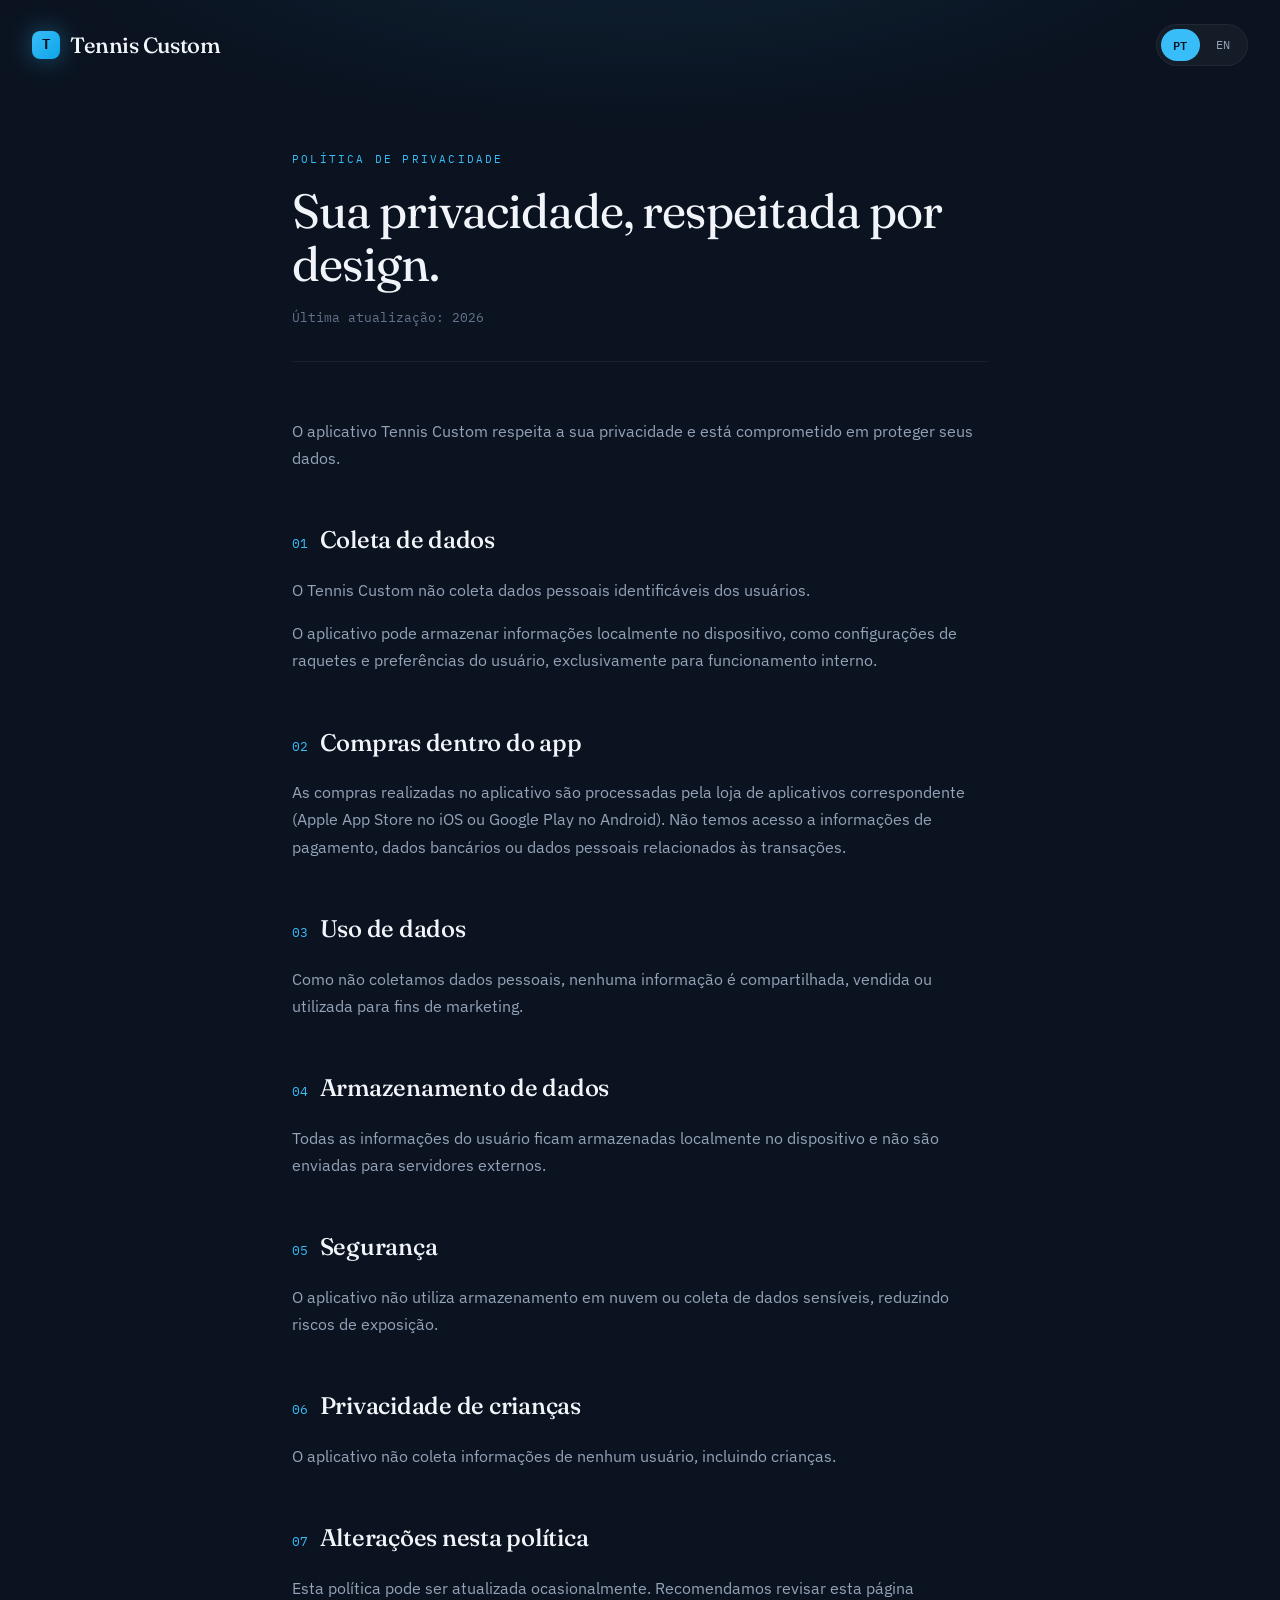
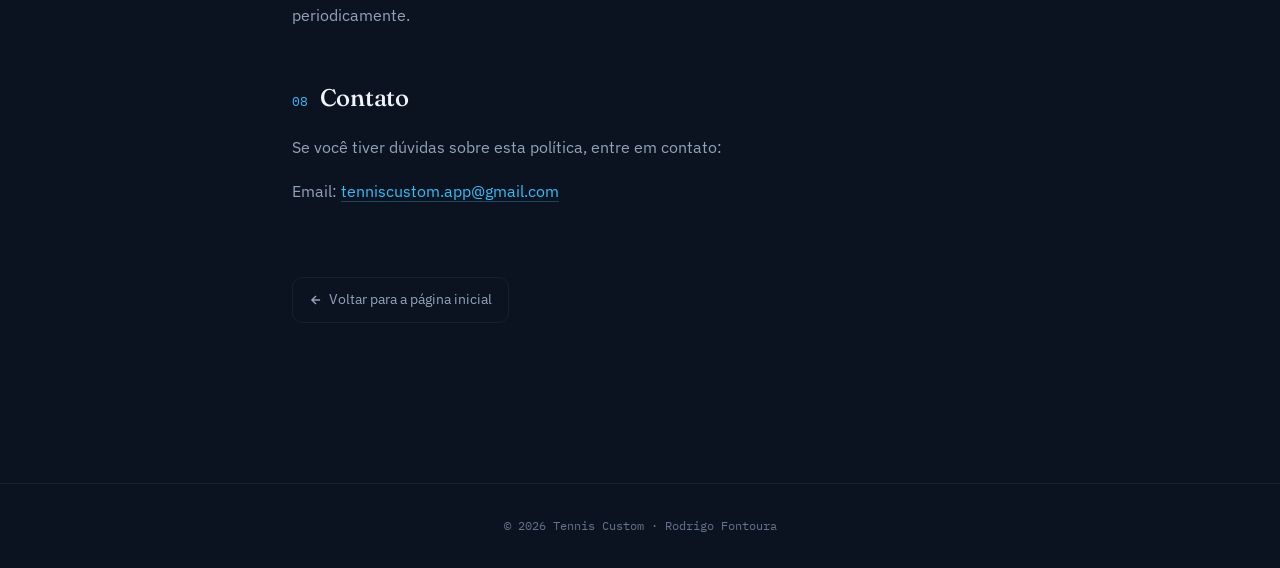
<file: privacidade.html>
<!DOCTYPE html>
<html lang="pt-BR">
<head>
<meta name="facebook-domain-verification" content="50o7p1eg8yxuvm836azrbsma2uilfc" />
<!-- Meta Pixel Code -->
<script>
!function(f,b,e,v,n,t,s)
{if(f.fbq)return;n=f.fbq=function(){n.callMethod?
n.callMethod.apply(n,arguments):n.queue.push(arguments)};
if(!f._fbq)f._fbq=n;n.push=n;n.loaded=!0;n.version='2.0';
n.queue=[];t=b.createElement(e);t.async=!0;
t.src=v;s=b.getElementsByTagName(e)[0];
s.parentNode.insertBefore(t,s)}(window, document,'script',
'https://connect.facebook.net/en_US/fbevents.js');
fbq('init', '211037735925160');
fbq('track', 'PageView');
</script>
<noscript><img height="1" width="1" style="display:none"
src="https://www.facebook.com/tr?id=211037735925160&ev=PageView&noscript=1"/></noscript>
<!-- End Meta Pixel Code -->
<meta charset="UTF-8" />
<meta name="viewport" content="width=device-width, initial-scale=1.0" />
<title>Política de Privacidade — Tennis Custom</title>
<meta name="description" content="Política de privacidade do Tennis Custom. O app não coleta dados pessoais." />
<meta name="theme-color" content="#0B1320" />
<meta name="apple-itunes-app" content="app-id=6761192994" />
<link rel="canonical" href="https://tenniscustom.app/privacidade.html" />
<link rel="icon" type="image/svg+xml" href="./favicon.svg" />
<link rel="apple-touch-icon" href="./favicon.svg" />
<link rel="alternate" hreflang="pt-BR" href="https://tenniscustom.app/privacidade.html" />
<link rel="alternate" hreflang="en" href="https://tenniscustom.app/privacy.html" />
<link rel="preconnect" href="https://fonts.googleapis.com" />
<link rel="preconnect" href="https://fonts.gstatic.com" crossorigin />
<link href="https://fonts.googleapis.com/css2?family=Fraunces:ital,wght@0,400;0,500;1,400&family=IBM+Plex+Sans:wght@400;500;600&family=IBM+Plex+Mono:wght@400&display=swap" rel="stylesheet" />
<link rel="stylesheet" href="./legal.css" />
</head>
<body>

<header>
  <a href="./index.html" class="logo">
    <span class="logo-mark">T</span>
    Tennis Custom
  </a>
  <div class="lang-switch">
    <a href="./privacidade.html" class="active">PT</a>
    <a href="./privacy.html">EN</a>
  </div>
</header>

<main>
  <div class="page-header">
    <div class="tag">Política de Privacidade</div>
    <h1>Sua privacidade, respeitada por design.</h1>
    <div class="updated">Última atualização: 2026</div>
  </div>

  <article>
    <p>O aplicativo Tennis Custom respeita a sua privacidade e está comprometido em proteger seus dados.</p>

    <h2><span class="num">01</span>Coleta de dados</h2>
    <p>O Tennis Custom não coleta dados pessoais identificáveis dos usuários.</p>
    <p>O aplicativo pode armazenar informações localmente no dispositivo, como configurações de raquetes e preferências do usuário, exclusivamente para funcionamento interno.</p>

    <h2><span class="num">02</span>Compras dentro do app</h2>
    <p>As compras realizadas no aplicativo são processadas pela loja de aplicativos correspondente (Apple App Store no iOS ou Google Play no Android). Não temos acesso a informações de pagamento, dados bancários ou dados pessoais relacionados às transações.</p>

    <h2><span class="num">03</span>Uso de dados</h2>
    <p>Como não coletamos dados pessoais, nenhuma informação é compartilhada, vendida ou utilizada para fins de marketing.</p>

    <h2><span class="num">04</span>Armazenamento de dados</h2>
    <p>Todas as informações do usuário ficam armazenadas localmente no dispositivo e não são enviadas para servidores externos.</p>

    <h2><span class="num">05</span>Segurança</h2>
    <p>O aplicativo não utiliza armazenamento em nuvem ou coleta de dados sensíveis, reduzindo riscos de exposição.</p>

    <h2><span class="num">06</span>Privacidade de crianças</h2>
    <p>O aplicativo não coleta informações de nenhum usuário, incluindo crianças.</p>

    <h2><span class="num">07</span>Alterações nesta política</h2>
    <p>Esta política pode ser atualizada ocasionalmente. Recomendamos revisar esta página periodicamente.</p>

    <h2><span class="num">08</span>Contato</h2>
    <p>Se você tiver dúvidas sobre esta política, entre em contato:</p>
    <p>Email: <a href="mailto:tenniscustom.app@gmail.com">tenniscustom.app@gmail.com</a></p>
  </article>

  <a href="./index.html" class="back-link">
    <svg width="14" height="14" viewBox="0 0 24 24" fill="none" stroke="currentColor" stroke-width="2.5"><path d="M19 12H5m7 7l-7-7 7-7"/></svg>
    Voltar para a página inicial
  </a>
</main>

<footer>
  © 2026 Tennis Custom · Rodrigo Fontoura
</footer>

</body>
</html>
</file>
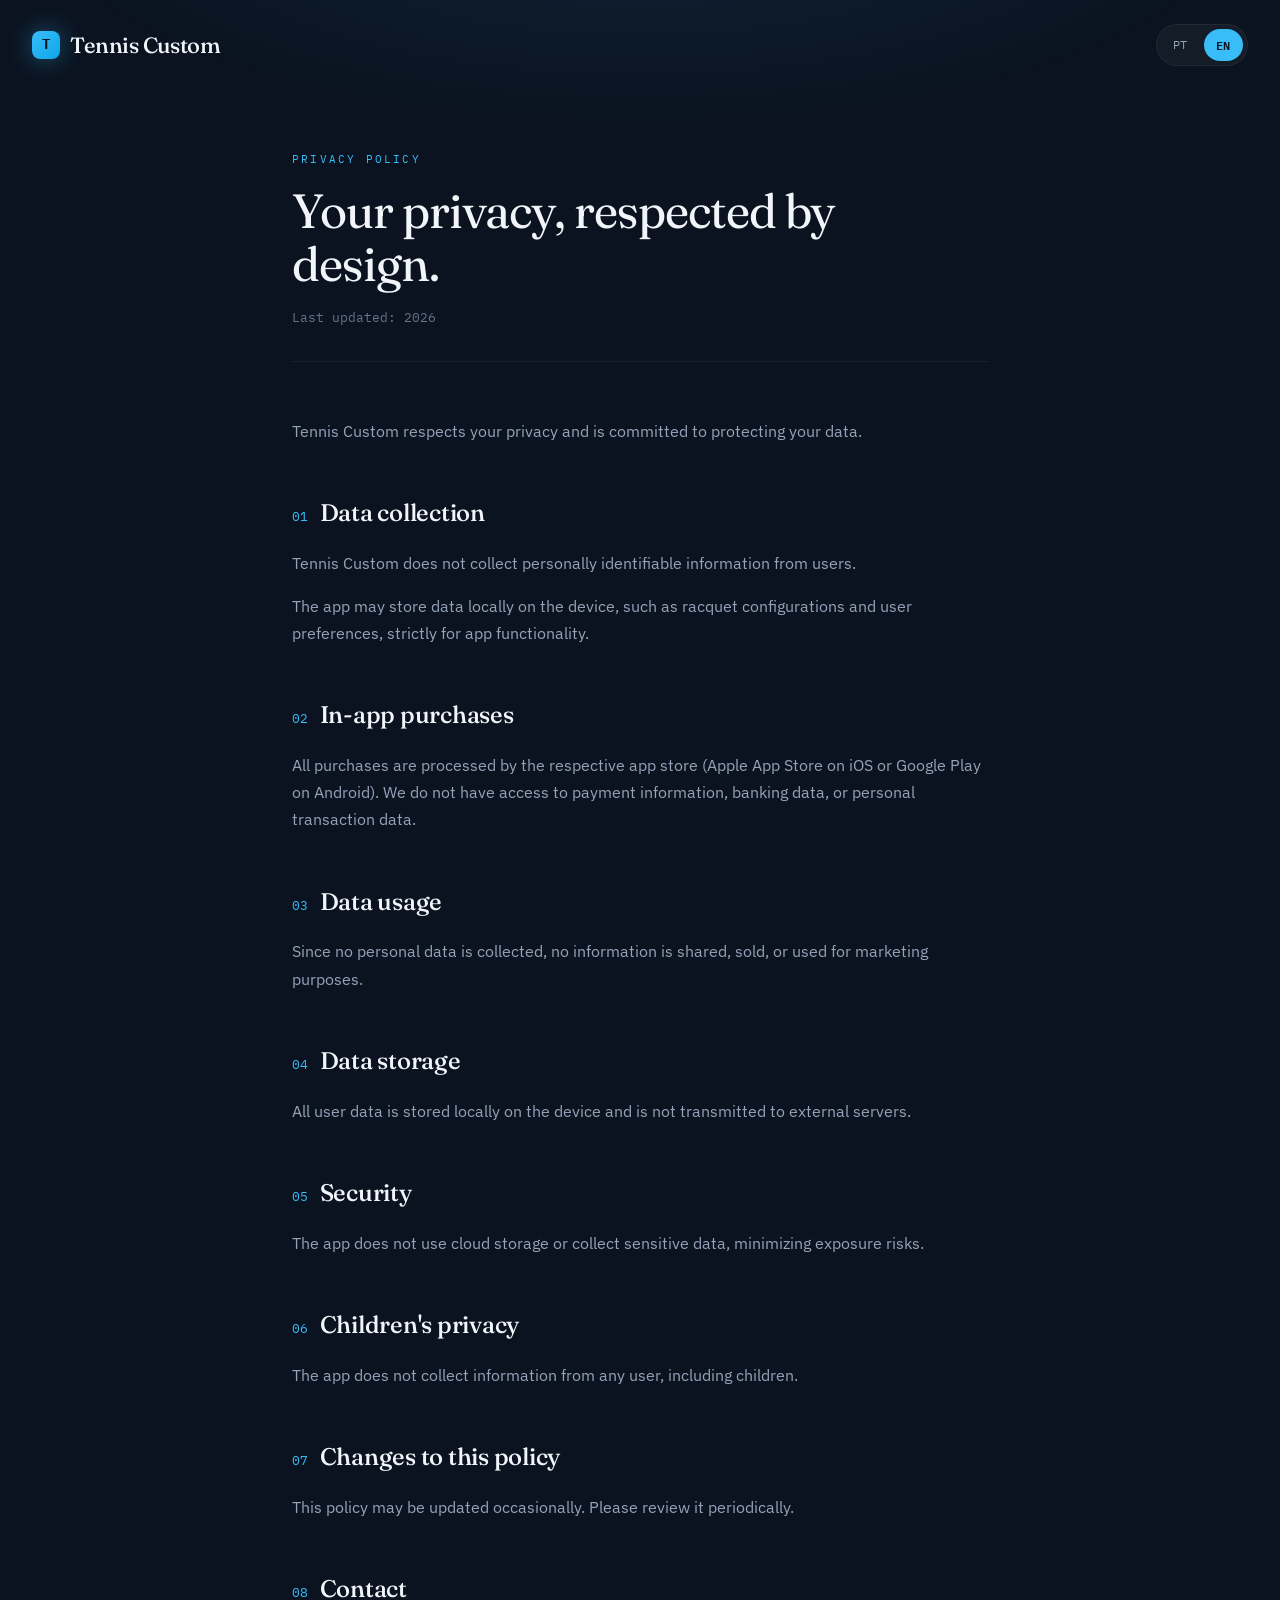
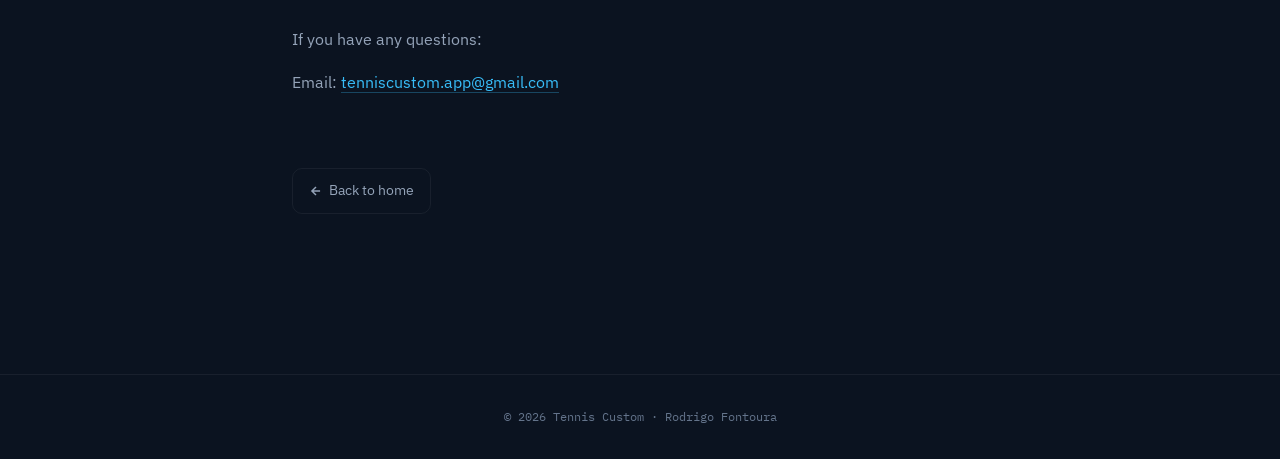
<file: privacy.html>
<!DOCTYPE html>
<html lang="en">
<head>
<meta name="facebook-domain-verification" content="50o7p1eg8yxuvm836azrbsma2uilfc" />
<!-- Meta Pixel Code -->
<script>
!function(f,b,e,v,n,t,s)
{if(f.fbq)return;n=f.fbq=function(){n.callMethod?
n.callMethod.apply(n,arguments):n.queue.push(arguments)};
if(!f._fbq)f._fbq=n;n.push=n;n.loaded=!0;n.version='2.0';
n.queue=[];t=b.createElement(e);t.async=!0;
t.src=v;s=b.getElementsByTagName(e)[0];
s.parentNode.insertBefore(t,s)}(window, document,'script',
'https://connect.facebook.net/en_US/fbevents.js');
fbq('init', '211037735925160');
fbq('track', 'PageView');
</script>
<noscript><img height="1" width="1" style="display:none"
src="https://www.facebook.com/tr?id=211037735925160&ev=PageView&noscript=1"/></noscript>
<!-- End Meta Pixel Code -->
<meta charset="UTF-8" />
<meta name="viewport" content="width=device-width, initial-scale=1.0" />
<title>Privacy Policy — Tennis Custom</title>
<meta name="description" content="Tennis Custom privacy policy. The app does not collect personal data." />
<meta name="theme-color" content="#0B1320" />
<meta name="apple-itunes-app" content="app-id=6761192994" />
<link rel="canonical" href="https://tenniscustom.app/privacy.html" />
<link rel="icon" type="image/svg+xml" href="./favicon.svg" />
<link rel="apple-touch-icon" href="./favicon.svg" />
<link rel="alternate" hreflang="pt-BR" href="https://tenniscustom.app/privacidade.html" />
<link rel="alternate" hreflang="en" href="https://tenniscustom.app/privacy.html" />
<link rel="preconnect" href="https://fonts.googleapis.com" />
<link rel="preconnect" href="https://fonts.gstatic.com" crossorigin />
<link href="https://fonts.googleapis.com/css2?family=Fraunces:ital,wght@0,400;0,500;1,400&family=IBM+Plex+Sans:wght@400;500;600&family=IBM+Plex+Mono:wght@400&display=swap" rel="stylesheet" />
<link rel="stylesheet" href="./legal.css" />
</head>
<body>

<header>
  <a href="./en/index.html" class="logo">
    <span class="logo-mark">T</span>
    Tennis Custom
  </a>
  <div class="lang-switch">
    <a href="./privacidade.html">PT</a>
    <a href="./privacy.html" class="active">EN</a>
  </div>
</header>

<main>
  <div class="page-header">
    <div class="tag">Privacy Policy</div>
    <h1>Your privacy, respected by design.</h1>
    <div class="updated">Last updated: 2026</div>
  </div>

  <article>
    <p>Tennis Custom respects your privacy and is committed to protecting your data.</p>

    <h2><span class="num">01</span>Data collection</h2>
    <p>Tennis Custom does not collect personally identifiable information from users.</p>
    <p>The app may store data locally on the device, such as racquet configurations and user preferences, strictly for app functionality.</p>

    <h2><span class="num">02</span>In-app purchases</h2>
    <p>All purchases are processed by the respective app store (Apple App Store on iOS or Google Play on Android). We do not have access to payment information, banking data, or personal transaction data.</p>

    <h2><span class="num">03</span>Data usage</h2>
    <p>Since no personal data is collected, no information is shared, sold, or used for marketing purposes.</p>

    <h2><span class="num">04</span>Data storage</h2>
    <p>All user data is stored locally on the device and is not transmitted to external servers.</p>

    <h2><span class="num">05</span>Security</h2>
    <p>The app does not use cloud storage or collect sensitive data, minimizing exposure risks.</p>

    <h2><span class="num">06</span>Children's privacy</h2>
    <p>The app does not collect information from any user, including children.</p>

    <h2><span class="num">07</span>Changes to this policy</h2>
    <p>This policy may be updated occasionally. Please review it periodically.</p>

    <h2><span class="num">08</span>Contact</h2>
    <p>If you have any questions:</p>
    <p>Email: <a href="mailto:tenniscustom.app@gmail.com">tenniscustom.app@gmail.com</a></p>
  </article>

  <a href="./en/index.html" class="back-link">
    <svg width="14" height="14" viewBox="0 0 24 24" fill="none" stroke="currentColor" stroke-width="2.5"><path d="M19 12H5m7 7l-7-7 7-7"/></svg>
    Back to home
  </a>
</main>

<footer>
  © 2026 Tennis Custom · Rodrigo Fontoura
</footer>

</body>
</html>
</file>
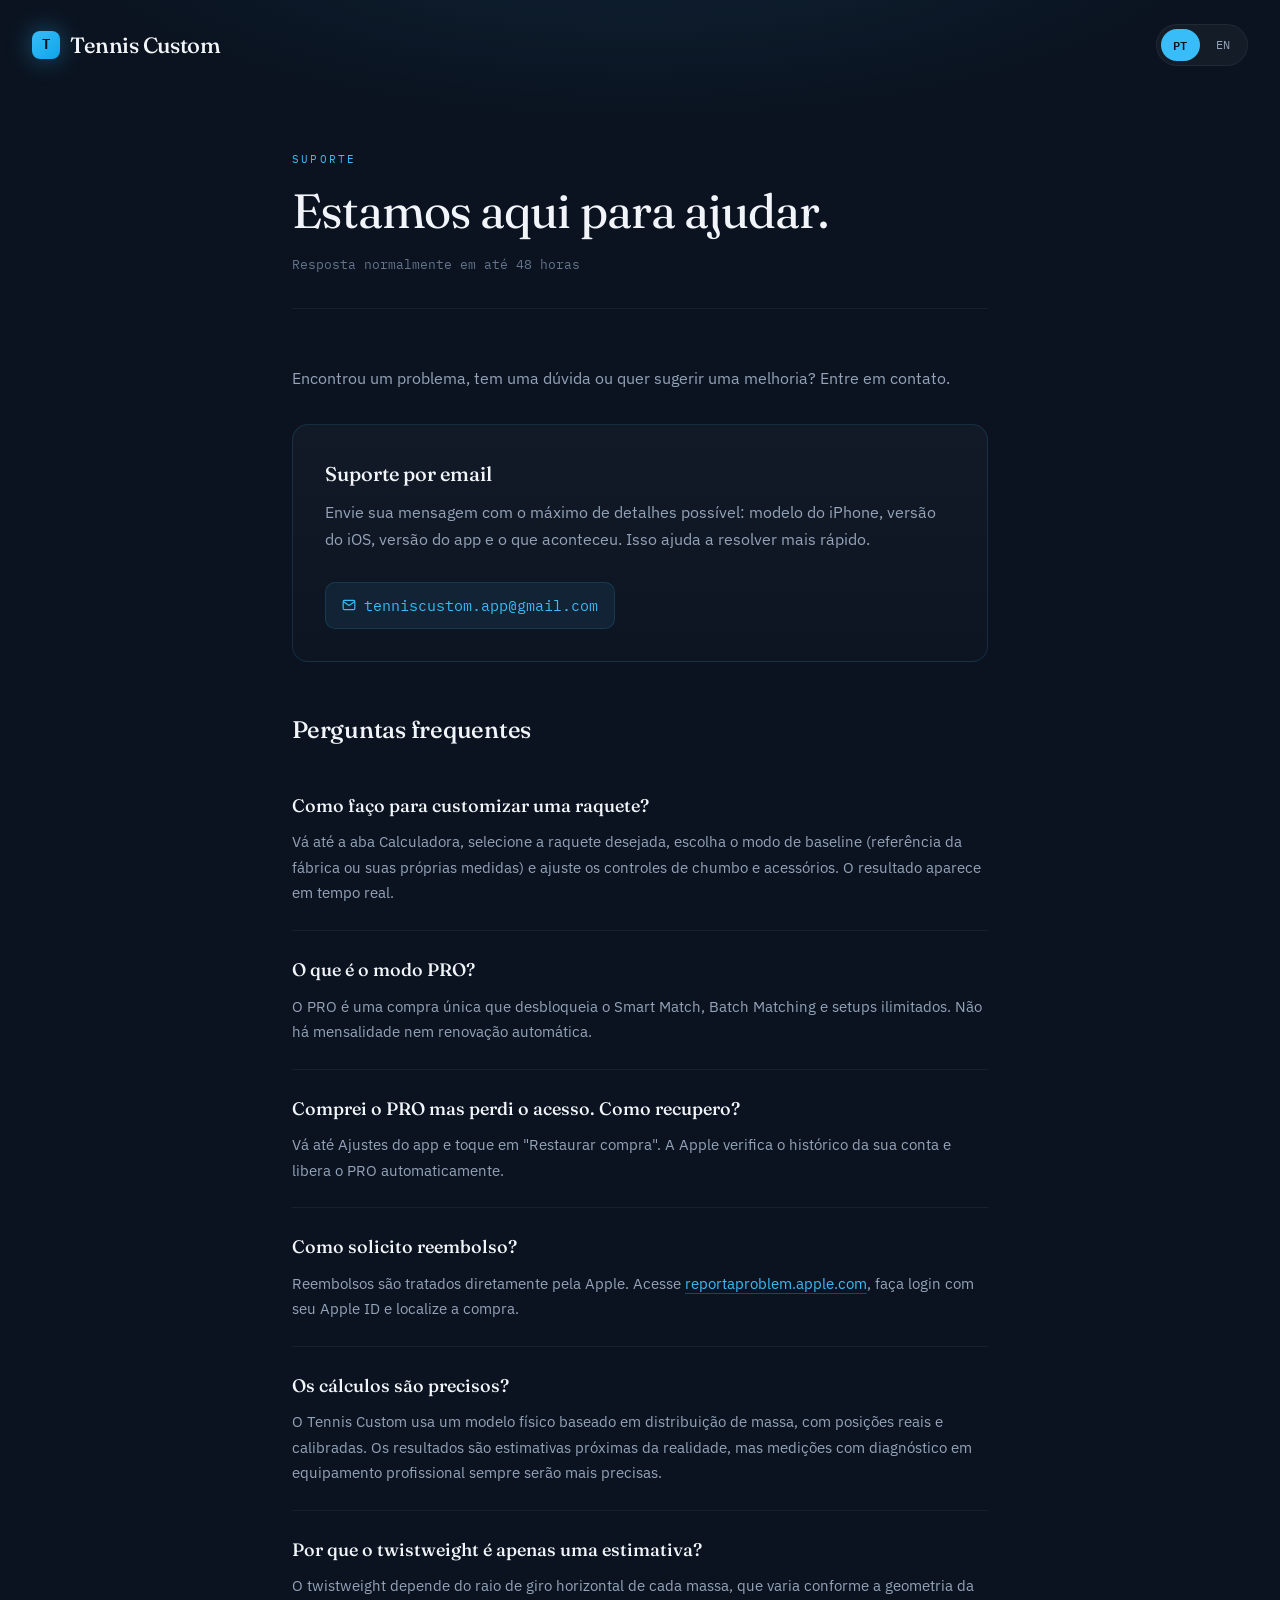
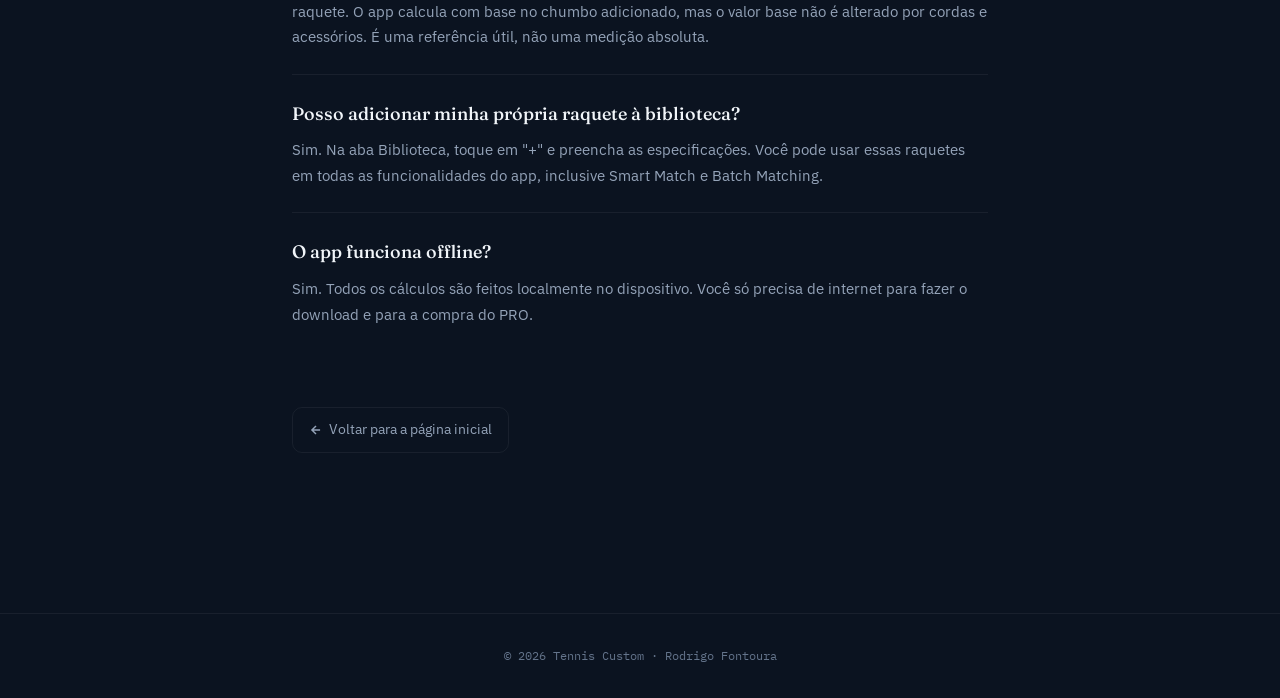
<file: suporte.html>
<!DOCTYPE html>
<html lang="pt-BR">
<head>
<meta name="facebook-domain-verification" content="50o7p1eg8yxuvm836azrbsma2uilfc" />
<!-- Meta Pixel Code -->
<script>
!function(f,b,e,v,n,t,s)
{if(f.fbq)return;n=f.fbq=function(){n.callMethod?
n.callMethod.apply(n,arguments):n.queue.push(arguments)};
if(!f._fbq)f._fbq=n;n.push=n;n.loaded=!0;n.version='2.0';
n.queue=[];t=b.createElement(e);t.async=!0;
t.src=v;s=b.getElementsByTagName(e)[0];
s.parentNode.insertBefore(t,s)}(window, document,'script',
'https://connect.facebook.net/en_US/fbevents.js');
fbq('init', '211037735925160');
fbq('track', 'PageView');
</script>
<noscript><img height="1" width="1" style="display:none"
src="https://www.facebook.com/tr?id=211037735925160&ev=PageView&noscript=1"/></noscript>
<!-- End Meta Pixel Code -->
<meta charset="UTF-8" />
<meta name="viewport" content="width=device-width, initial-scale=1.0" />
<title>Suporte — Tennis Custom</title>
<meta name="description" content="Suporte ao usuário do Tennis Custom. Tire dúvidas, reporte problemas e envie sugestões." />
<meta name="theme-color" content="#0B1320" />
<meta name="apple-itunes-app" content="app-id=6761192994" />
<link rel="canonical" href="https://tenniscustom.app/suporte.html" />
<link rel="icon" type="image/svg+xml" href="./favicon.svg" />
<link rel="apple-touch-icon" href="./favicon.svg" />
<link rel="alternate" hreflang="pt-BR" href="https://tenniscustom.app/suporte.html" />
<link rel="alternate" hreflang="en" href="https://tenniscustom.app/support.html" />
<link rel="preconnect" href="https://fonts.googleapis.com" />
<link rel="preconnect" href="https://fonts.gstatic.com" crossorigin />
<link href="https://fonts.googleapis.com/css2?family=Fraunces:ital,wght@0,400;0,500;1,400&family=IBM+Plex+Sans:wght@400;500;600&family=IBM+Plex+Mono:wght@400&display=swap" rel="stylesheet" />
<link rel="stylesheet" href="./legal.css" />
</head>
<body>

<header>
  <a href="./index.html" class="logo">
    <span class="logo-mark">T</span>
    Tennis Custom
  </a>
  <div class="lang-switch">
    <a href="./suporte.html" class="active">PT</a>
    <a href="./support.html">EN</a>
  </div>
</header>

<main>
  <div class="page-header">
    <div class="tag">Suporte</div>
    <h1>Estamos aqui para ajudar.</h1>
    <div class="updated">Resposta normalmente em até 48 horas</div>
  </div>

  <article>
    <p>Encontrou um problema, tem uma dúvida ou quer sugerir uma melhoria? Entre em contato.</p>

    <div class="support-card">
      <h3>Suporte por email</h3>
      <p>Envie sua mensagem com o máximo de detalhes possível: modelo do iPhone, versão do iOS, versão do app e o que aconteceu. Isso ajuda a resolver mais rápido.</p>
      <a href="mailto:tenniscustom.app@gmail.com?subject=Suporte%20Tennis%20Custom" class="email">
        <svg width="14" height="14" viewBox="0 0 24 24" fill="none" stroke="currentColor" stroke-width="2"><path d="M4 4h16c1.1 0 2 .9 2 2v12c0 1.1-.9 2-2 2H4c-1.1 0-2-.9-2-2V6c0-1.1.9-2 2-2z"/><polyline points="22,6 12,13 2,6"/></svg>
        tenniscustom.app@gmail.com
      </a>
    </div>

    <h2>Perguntas frequentes</h2>

    <div class="faq-item">
      <h3>Como faço para customizar uma raquete?</h3>
      <p>Vá até a aba Calculadora, selecione a raquete desejada, escolha o modo de baseline (referência da fábrica ou suas próprias medidas) e ajuste os controles de chumbo e acessórios. O resultado aparece em tempo real.</p>
    </div>

    <div class="faq-item">
      <h3>O que é o modo PRO?</h3>
      <p>O PRO é uma compra única que desbloqueia o Smart Match, Batch Matching e setups ilimitados. Não há mensalidade nem renovação automática.</p>
    </div>

    <div class="faq-item">
      <h3>Comprei o PRO mas perdi o acesso. Como recupero?</h3>
      <p>Vá até Ajustes do app e toque em "Restaurar compra". A Apple verifica o histórico da sua conta e libera o PRO automaticamente.</p>
    </div>

    <div class="faq-item">
      <h3>Como solicito reembolso?</h3>
      <p>Reembolsos são tratados diretamente pela Apple. Acesse <a href="https://reportaproblem.apple.com" target="_blank" rel="noopener">reportaproblem.apple.com</a>, faça login com seu Apple ID e localize a compra.</p>
    </div>

    <div class="faq-item">
      <h3>Os cálculos são precisos?</h3>
      <p>O Tennis Custom usa um modelo físico baseado em distribuição de massa, com posições reais e calibradas. Os resultados são estimativas próximas da realidade, mas medições com diagnóstico em equipamento profissional sempre serão mais precisas.</p>
    </div>

    <div class="faq-item">
      <h3>Por que o twistweight é apenas uma estimativa?</h3>
      <p>O twistweight depende do raio de giro horizontal de cada massa, que varia conforme a geometria da raquete. O app calcula com base no chumbo adicionado, mas o valor base não é alterado por cordas e acessórios. É uma referência útil, não uma medição absoluta.</p>
    </div>

    <div class="faq-item">
      <h3>Posso adicionar minha própria raquete à biblioteca?</h3>
      <p>Sim. Na aba Biblioteca, toque em "+" e preencha as especificações. Você pode usar essas raquetes em todas as funcionalidades do app, inclusive Smart Match e Batch Matching.</p>
    </div>

    <div class="faq-item">
      <h3>O app funciona offline?</h3>
      <p>Sim. Todos os cálculos são feitos localmente no dispositivo. Você só precisa de internet para fazer o download e para a compra do PRO.</p>
    </div>
  </article>

  <a href="./index.html" class="back-link">
    <svg width="14" height="14" viewBox="0 0 24 24" fill="none" stroke="currentColor" stroke-width="2.5"><path d="M19 12H5m7 7l-7-7 7-7"/></svg>
    Voltar para a página inicial
  </a>
</main>

<footer>
  © 2026 Tennis Custom · Rodrigo Fontoura
</footer>

</body>
</html>
</file>
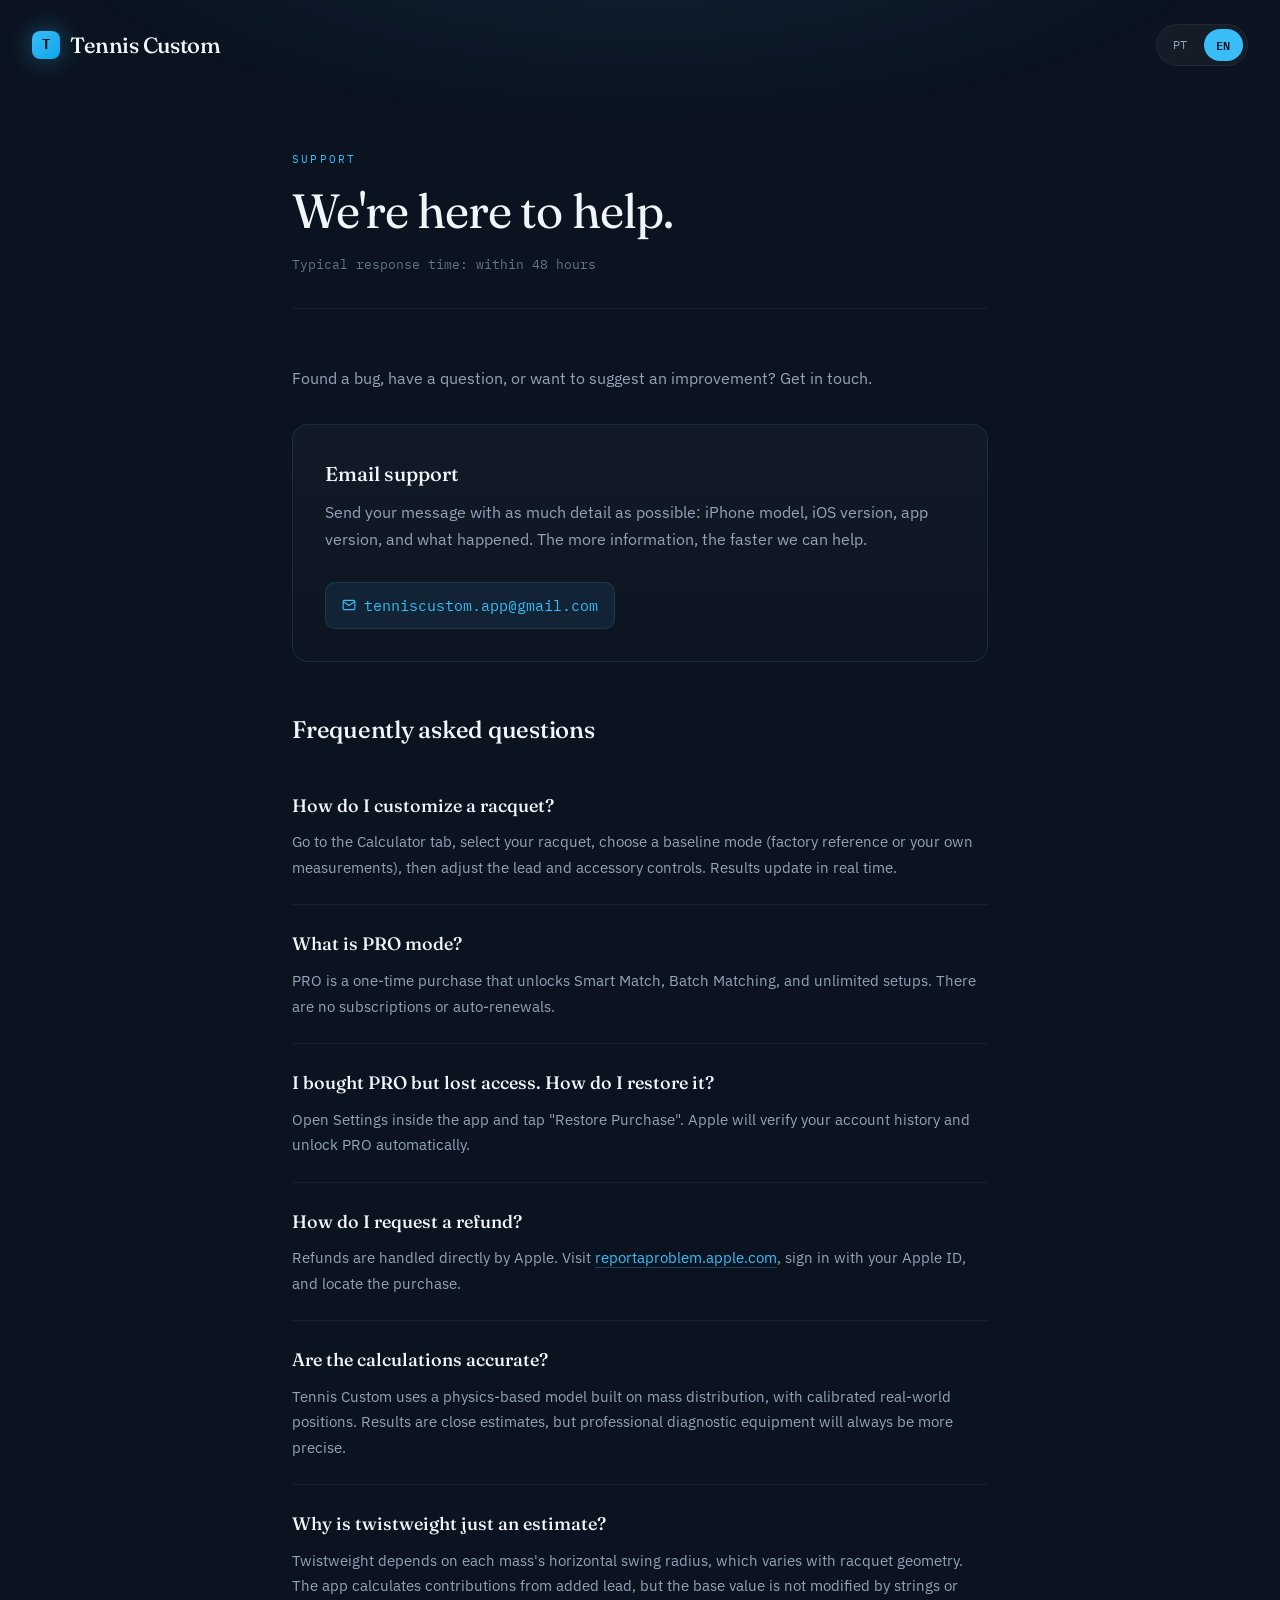
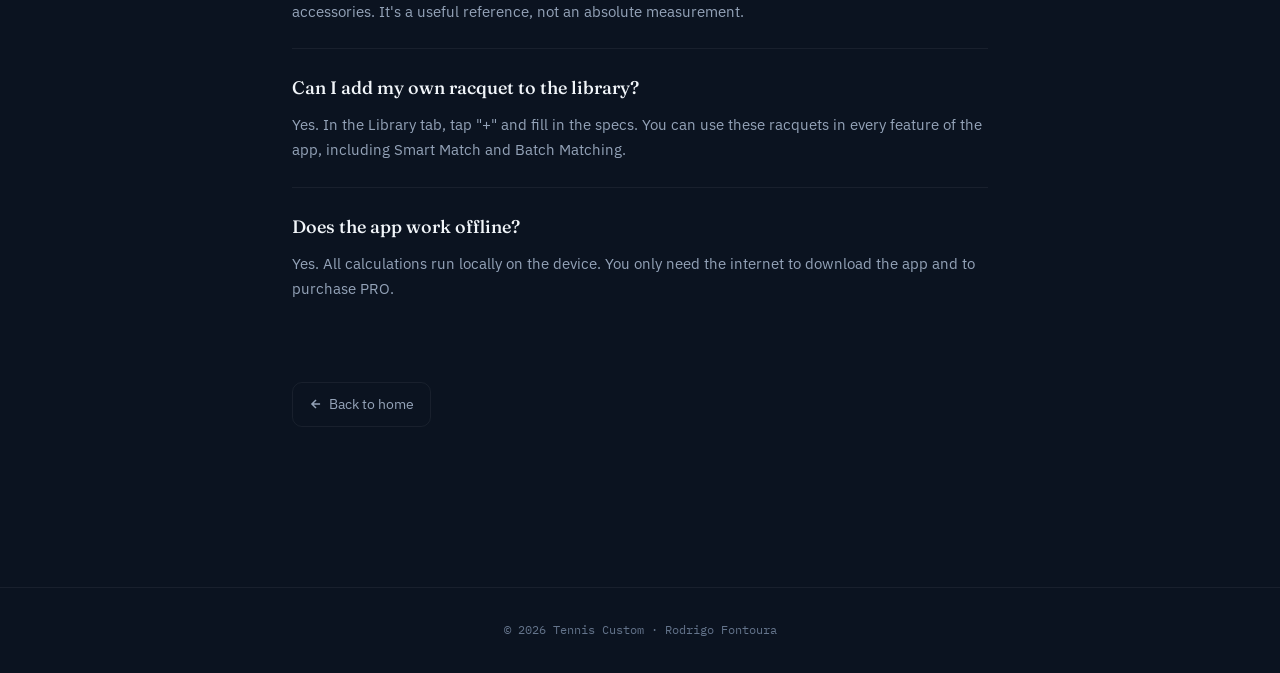
<file: support.html>
<!DOCTYPE html>
<html lang="en">
<head>
<meta name="facebook-domain-verification" content="50o7p1eg8yxuvm836azrbsma2uilfc" />
<!-- Meta Pixel Code -->
<script>
!function(f,b,e,v,n,t,s)
{if(f.fbq)return;n=f.fbq=function(){n.callMethod?
n.callMethod.apply(n,arguments):n.queue.push(arguments)};
if(!f._fbq)f._fbq=n;n.push=n;n.loaded=!0;n.version='2.0';
n.queue=[];t=b.createElement(e);t.async=!0;
t.src=v;s=b.getElementsByTagName(e)[0];
s.parentNode.insertBefore(t,s)}(window, document,'script',
'https://connect.facebook.net/en_US/fbevents.js');
fbq('init', '211037735925160');
fbq('track', 'PageView');
</script>
<noscript><img height="1" width="1" style="display:none"
src="https://www.facebook.com/tr?id=211037735925160&ev=PageView&noscript=1"/></noscript>
<!-- End Meta Pixel Code -->
<meta charset="UTF-8" />
<meta name="viewport" content="width=device-width, initial-scale=1.0" />
<title>Support — Tennis Custom</title>
<meta name="description" content="Tennis Custom user support. Get help, report issues, and send suggestions." />
<meta name="theme-color" content="#0B1320" />
<meta name="apple-itunes-app" content="app-id=6761192994" />
<link rel="canonical" href="https://tenniscustom.app/support.html" />
<link rel="icon" type="image/svg+xml" href="./favicon.svg" />
<link rel="apple-touch-icon" href="./favicon.svg" />
<link rel="alternate" hreflang="pt-BR" href="https://tenniscustom.app/suporte.html" />
<link rel="alternate" hreflang="en" href="https://tenniscustom.app/support.html" />
<link rel="preconnect" href="https://fonts.googleapis.com" />
<link rel="preconnect" href="https://fonts.gstatic.com" crossorigin />
<link href="https://fonts.googleapis.com/css2?family=Fraunces:ital,wght@0,400;0,500;1,400&family=IBM+Plex+Sans:wght@400;500;600&family=IBM+Plex+Mono:wght@400&display=swap" rel="stylesheet" />
<link rel="stylesheet" href="./legal.css" />
</head>
<body>

<header>
  <a href="./en/index.html" class="logo">
    <span class="logo-mark">T</span>
    Tennis Custom
  </a>
  <div class="lang-switch">
    <a href="./suporte.html">PT</a>
    <a href="./support.html" class="active">EN</a>
  </div>
</header>

<main>
  <div class="page-header">
    <div class="tag">Support</div>
    <h1>We're here to help.</h1>
    <div class="updated">Typical response time: within 48 hours</div>
  </div>

  <article>
    <p>Found a bug, have a question, or want to suggest an improvement? Get in touch.</p>

    <div class="support-card">
      <h3>Email support</h3>
      <p>Send your message with as much detail as possible: iPhone model, iOS version, app version, and what happened. The more information, the faster we can help.</p>
      <a href="mailto:tenniscustom.app@gmail.com?subject=Tennis%20Custom%20Support" class="email">
        <svg width="14" height="14" viewBox="0 0 24 24" fill="none" stroke="currentColor" stroke-width="2"><path d="M4 4h16c1.1 0 2 .9 2 2v12c0 1.1-.9 2-2 2H4c-1.1 0-2-.9-2-2V6c0-1.1.9-2 2-2z"/><polyline points="22,6 12,13 2,6"/></svg>
        tenniscustom.app@gmail.com
      </a>
    </div>

    <h2>Frequently asked questions</h2>

    <div class="faq-item">
      <h3>How do I customize a racquet?</h3>
      <p>Go to the Calculator tab, select your racquet, choose a baseline mode (factory reference or your own measurements), then adjust the lead and accessory controls. Results update in real time.</p>
    </div>

    <div class="faq-item">
      <h3>What is PRO mode?</h3>
      <p>PRO is a one-time purchase that unlocks Smart Match, Batch Matching, and unlimited setups. There are no subscriptions or auto-renewals.</p>
    </div>

    <div class="faq-item">
      <h3>I bought PRO but lost access. How do I restore it?</h3>
      <p>Open Settings inside the app and tap "Restore Purchase". Apple will verify your account history and unlock PRO automatically.</p>
    </div>

    <div class="faq-item">
      <h3>How do I request a refund?</h3>
      <p>Refunds are handled directly by Apple. Visit <a href="https://reportaproblem.apple.com" target="_blank" rel="noopener">reportaproblem.apple.com</a>, sign in with your Apple ID, and locate the purchase.</p>
    </div>

    <div class="faq-item">
      <h3>Are the calculations accurate?</h3>
      <p>Tennis Custom uses a physics-based model built on mass distribution, with calibrated real-world positions. Results are close estimates, but professional diagnostic equipment will always be more precise.</p>
    </div>

    <div class="faq-item">
      <h3>Why is twistweight just an estimate?</h3>
      <p>Twistweight depends on each mass's horizontal swing radius, which varies with racquet geometry. The app calculates contributions from added lead, but the base value is not modified by strings or accessories. It's a useful reference, not an absolute measurement.</p>
    </div>

    <div class="faq-item">
      <h3>Can I add my own racquet to the library?</h3>
      <p>Yes. In the Library tab, tap "+" and fill in the specs. You can use these racquets in every feature of the app, including Smart Match and Batch Matching.</p>
    </div>

    <div class="faq-item">
      <h3>Does the app work offline?</h3>
      <p>Yes. All calculations run locally on the device. You only need the internet to download the app and to purchase PRO.</p>
    </div>
  </article>

  <a href="./en/index.html" class="back-link">
    <svg width="14" height="14" viewBox="0 0 24 24" fill="none" stroke="currentColor" stroke-width="2.5"><path d="M19 12H5m7 7l-7-7 7-7"/></svg>
    Back to home
  </a>
</main>

<footer>
  © 2026 Tennis Custom · Rodrigo Fontoura
</footer>

</body>
</html>
</file>
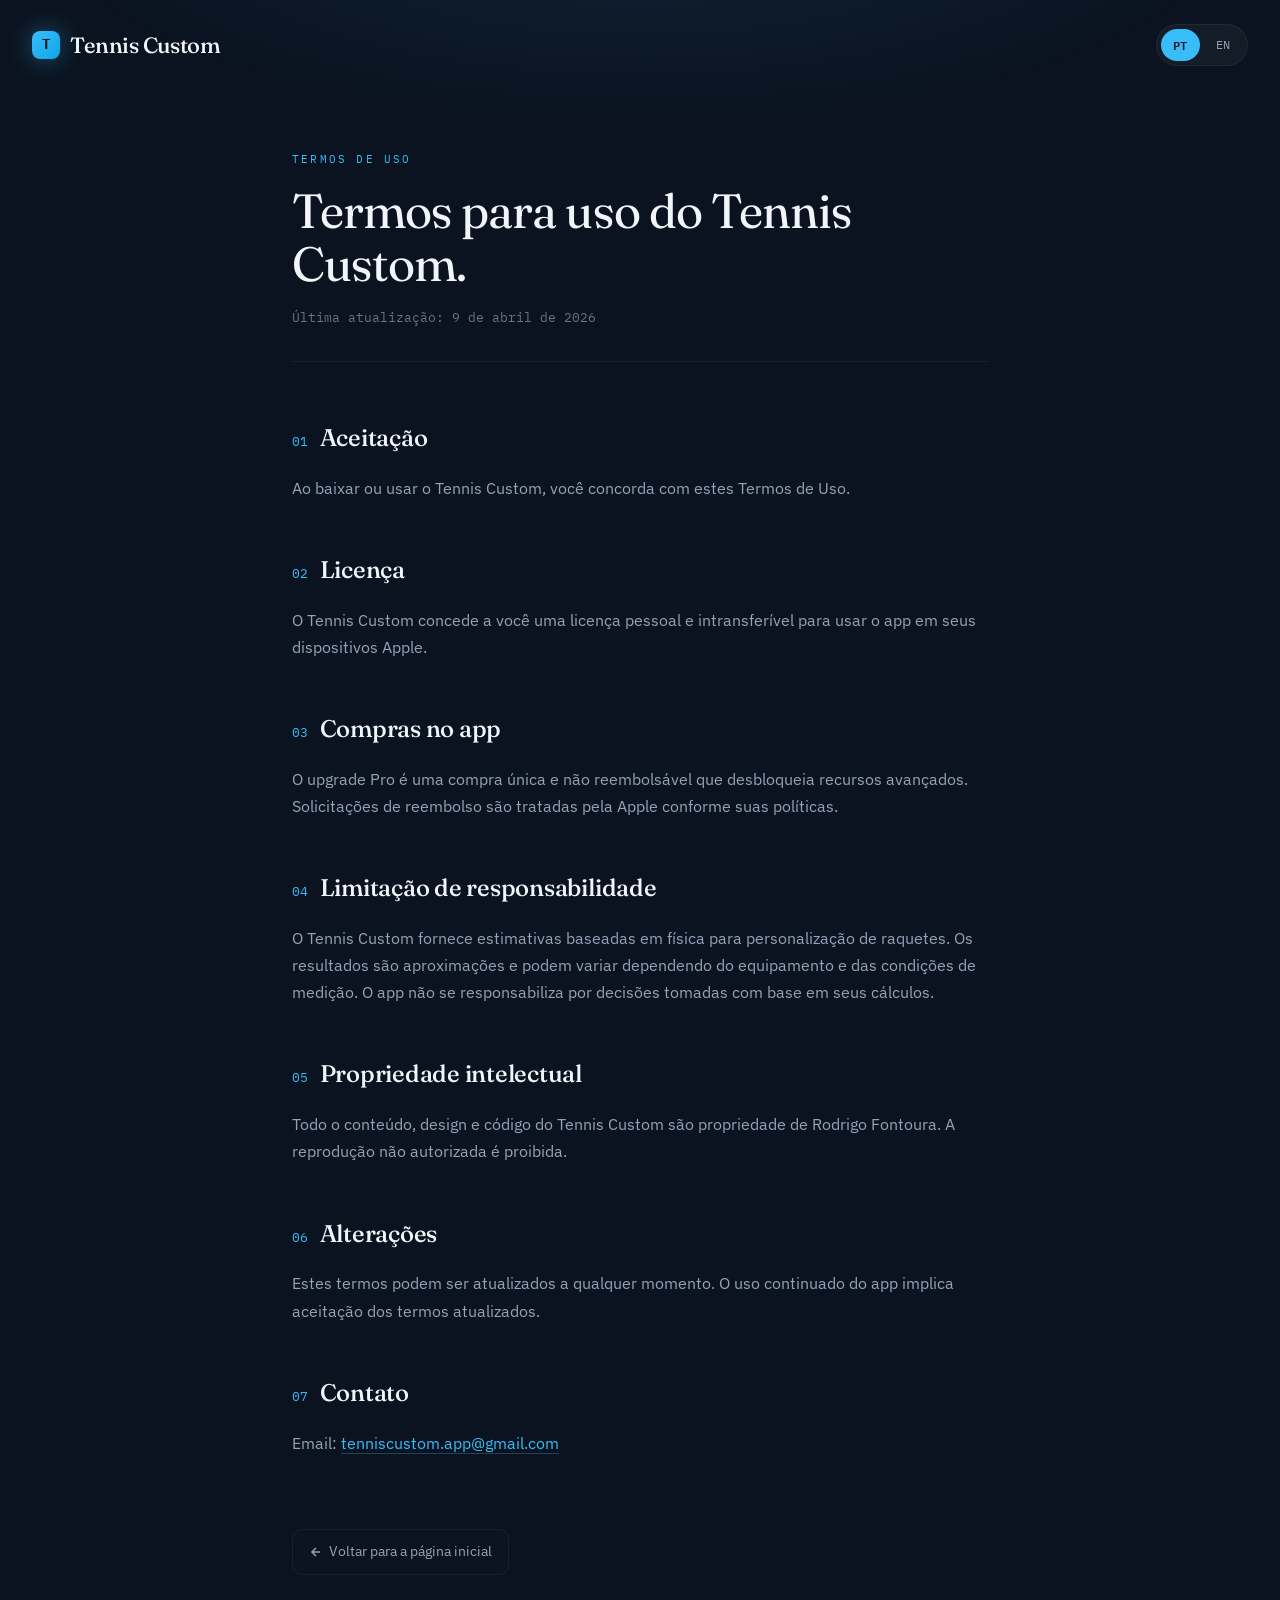
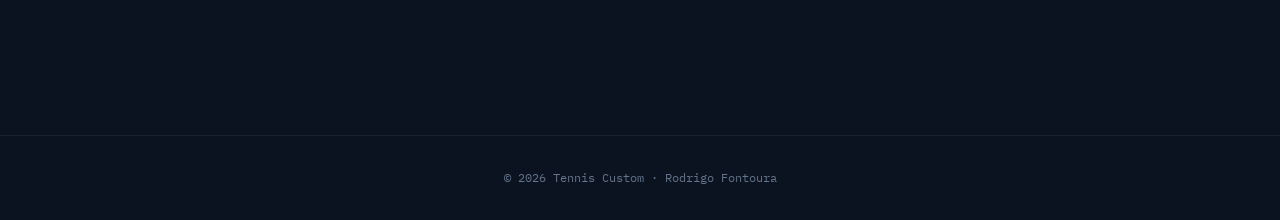
<file: termos.html>
<!DOCTYPE html>
<html lang="pt-BR">
<head>
<meta name="facebook-domain-verification" content="50o7p1eg8yxuvm836azrbsma2uilfc" />
<!-- Meta Pixel Code -->
<script>
!function(f,b,e,v,n,t,s)
{if(f.fbq)return;n=f.fbq=function(){n.callMethod?
n.callMethod.apply(n,arguments):n.queue.push(arguments)};
if(!f._fbq)f._fbq=n;n.push=n;n.loaded=!0;n.version='2.0';
n.queue=[];t=b.createElement(e);t.async=!0;
t.src=v;s=b.getElementsByTagName(e)[0];
s.parentNode.insertBefore(t,s)}(window, document,'script',
'https://connect.facebook.net/en_US/fbevents.js');
fbq('init', '211037735925160');
fbq('track', 'PageView');
</script>
<noscript><img height="1" width="1" style="display:none"
src="https://www.facebook.com/tr?id=211037735925160&ev=PageView&noscript=1"/></noscript>
<!-- End Meta Pixel Code -->
<meta charset="UTF-8" />
<meta name="viewport" content="width=device-width, initial-scale=1.0" />
<title>Termos de Uso — Tennis Custom</title>
<meta name="description" content="Termos de uso do aplicativo Tennis Custom." />
<meta name="theme-color" content="#0B1320" />
<meta name="apple-itunes-app" content="app-id=6761192994" />
<link rel="canonical" href="https://tenniscustom.app/termos.html" />
<link rel="icon" type="image/svg+xml" href="./favicon.svg" />
<link rel="apple-touch-icon" href="./favicon.svg" />
<link rel="alternate" hreflang="pt-BR" href="https://tenniscustom.app/termos.html" />
<link rel="alternate" hreflang="en" href="https://tenniscustom.app/terms.html" />
<link rel="preconnect" href="https://fonts.googleapis.com" />
<link rel="preconnect" href="https://fonts.gstatic.com" crossorigin />
<link href="https://fonts.googleapis.com/css2?family=Fraunces:ital,wght@0,400;0,500;1,400&family=IBM+Plex+Sans:wght@400;500;600&family=IBM+Plex+Mono:wght@400&display=swap" rel="stylesheet" />
<link rel="stylesheet" href="./legal.css" />
</head>
<body>

<header>
  <a href="./index.html" class="logo">
    <span class="logo-mark">T</span>
    Tennis Custom
  </a>
  <div class="lang-switch">
    <a href="./termos.html" class="active">PT</a>
    <a href="./terms.html">EN</a>
  </div>
</header>

<main>
  <div class="page-header">
    <div class="tag">Termos de Uso</div>
    <h1>Termos para uso do Tennis Custom.</h1>
    <div class="updated">Última atualização: 9 de abril de 2026</div>
  </div>

  <article>
    <h2><span class="num">01</span>Aceitação</h2>
    <p>Ao baixar ou usar o Tennis Custom, você concorda com estes Termos de Uso.</p>

    <h2><span class="num">02</span>Licença</h2>
    <p>O Tennis Custom concede a você uma licença pessoal e intransferível para usar o app em seus dispositivos Apple.</p>

    <h2><span class="num">03</span>Compras no app</h2>
    <p>O upgrade Pro é uma compra única e não reembolsável que desbloqueia recursos avançados. Solicitações de reembolso são tratadas pela Apple conforme suas políticas.</p>

    <h2><span class="num">04</span>Limitação de responsabilidade</h2>
    <p>O Tennis Custom fornece estimativas baseadas em física para personalização de raquetes. Os resultados são aproximações e podem variar dependendo do equipamento e das condições de medição. O app não se responsabiliza por decisões tomadas com base em seus cálculos.</p>

    <h2><span class="num">05</span>Propriedade intelectual</h2>
    <p>Todo o conteúdo, design e código do Tennis Custom são propriedade de Rodrigo Fontoura. A reprodução não autorizada é proibida.</p>

    <h2><span class="num">06</span>Alterações</h2>
    <p>Estes termos podem ser atualizados a qualquer momento. O uso continuado do app implica aceitação dos termos atualizados.</p>

    <h2><span class="num">07</span>Contato</h2>
    <p>Email: <a href="mailto:tenniscustom.app@gmail.com">tenniscustom.app@gmail.com</a></p>
  </article>

  <a href="./index.html" class="back-link">
    <svg width="14" height="14" viewBox="0 0 24 24" fill="none" stroke="currentColor" stroke-width="2.5"><path d="M19 12H5m7 7l-7-7 7-7"/></svg>
    Voltar para a página inicial
  </a>
</main>

<footer>
  © 2026 Tennis Custom · Rodrigo Fontoura
</footer>

</body>
</html>
</file>
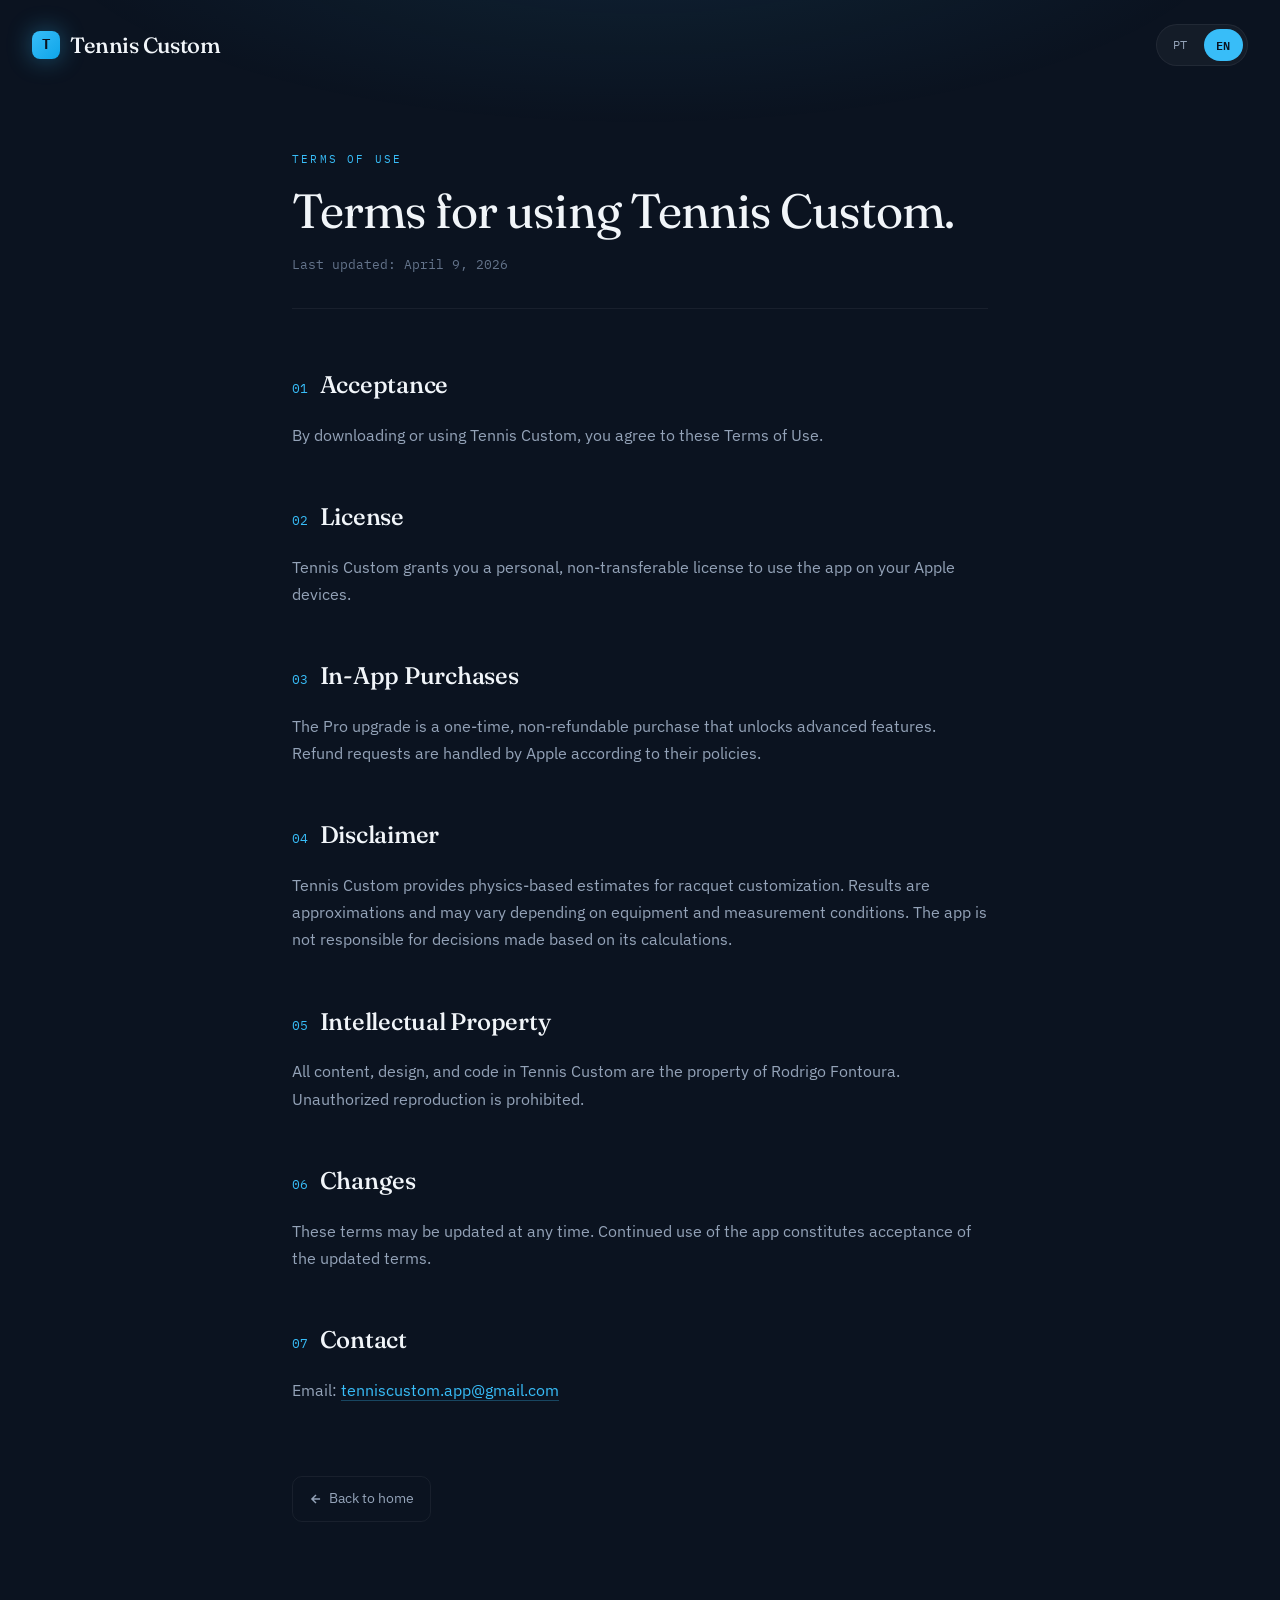
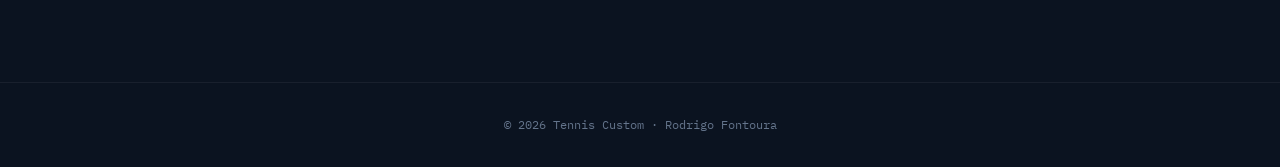
<file: terms.html>
<!DOCTYPE html>
<html lang="en">
<head>
<meta name="facebook-domain-verification" content="50o7p1eg8yxuvm836azrbsma2uilfc" />
<!-- Meta Pixel Code -->
<script>
!function(f,b,e,v,n,t,s)
{if(f.fbq)return;n=f.fbq=function(){n.callMethod?
n.callMethod.apply(n,arguments):n.queue.push(arguments)};
if(!f._fbq)f._fbq=n;n.push=n;n.loaded=!0;n.version='2.0';
n.queue=[];t=b.createElement(e);t.async=!0;
t.src=v;s=b.getElementsByTagName(e)[0];
s.parentNode.insertBefore(t,s)}(window, document,'script',
'https://connect.facebook.net/en_US/fbevents.js');
fbq('init', '211037735925160');
fbq('track', 'PageView');
</script>
<noscript><img height="1" width="1" style="display:none"
src="https://www.facebook.com/tr?id=211037735925160&ev=PageView&noscript=1"/></noscript>
<!-- End Meta Pixel Code -->
<meta charset="UTF-8" />
<meta name="viewport" content="width=device-width, initial-scale=1.0" />
<title>Terms of Use — Tennis Custom</title>
<meta name="description" content="Terms of use for the Tennis Custom app." />
<meta name="theme-color" content="#0B1320" />
<meta name="apple-itunes-app" content="app-id=6761192994" />
<link rel="canonical" href="https://tenniscustom.app/terms.html" />
<link rel="icon" type="image/svg+xml" href="./favicon.svg" />
<link rel="apple-touch-icon" href="./favicon.svg" />
<link rel="alternate" hreflang="pt-BR" href="https://tenniscustom.app/termos.html" />
<link rel="alternate" hreflang="en" href="https://tenniscustom.app/terms.html" />
<link rel="preconnect" href="https://fonts.googleapis.com" />
<link rel="preconnect" href="https://fonts.gstatic.com" crossorigin />
<link href="https://fonts.googleapis.com/css2?family=Fraunces:ital,wght@0,400;0,500;1,400&family=IBM+Plex+Sans:wght@400;500;600&family=IBM+Plex+Mono:wght@400&display=swap" rel="stylesheet" />
<link rel="stylesheet" href="./legal.css" />
</head>
<body>

<header>
  <a href="./en/index.html" class="logo">
    <span class="logo-mark">T</span>
    Tennis Custom
  </a>
  <div class="lang-switch">
    <a href="./termos.html">PT</a>
    <a href="./terms.html" class="active">EN</a>
  </div>
</header>

<main>
  <div class="page-header">
    <div class="tag">Terms of Use</div>
    <h1>Terms for using Tennis Custom.</h1>
    <div class="updated">Last updated: April 9, 2026</div>
  </div>

  <article>
    <h2><span class="num">01</span>Acceptance</h2>
    <p>By downloading or using Tennis Custom, you agree to these Terms of Use.</p>

    <h2><span class="num">02</span>License</h2>
    <p>Tennis Custom grants you a personal, non-transferable license to use the app on your Apple devices.</p>

    <h2><span class="num">03</span>In-App Purchases</h2>
    <p>The Pro upgrade is a one-time, non-refundable purchase that unlocks advanced features. Refund requests are handled by Apple according to their policies.</p>

    <h2><span class="num">04</span>Disclaimer</h2>
    <p>Tennis Custom provides physics-based estimates for racquet customization. Results are approximations and may vary depending on equipment and measurement conditions. The app is not responsible for decisions made based on its calculations.</p>

    <h2><span class="num">05</span>Intellectual Property</h2>
    <p>All content, design, and code in Tennis Custom are the property of Rodrigo Fontoura. Unauthorized reproduction is prohibited.</p>

    <h2><span class="num">06</span>Changes</h2>
    <p>These terms may be updated at any time. Continued use of the app constitutes acceptance of the updated terms.</p>

    <h2><span class="num">07</span>Contact</h2>
    <p>Email: <a href="mailto:tenniscustom.app@gmail.com">tenniscustom.app@gmail.com</a></p>
  </article>

  <a href="./en/index.html" class="back-link">
    <svg width="14" height="14" viewBox="0 0 24 24" fill="none" stroke="currentColor" stroke-width="2.5"><path d="M19 12H5m7 7l-7-7 7-7"/></svg>
    Back to home
  </a>
</main>

<footer>
  © 2026 Tennis Custom · Rodrigo Fontoura
</footer>

</body>
</html>
</file>
<file: legal.css>
:root {
  --bg: #0B1320;
  --bg-soft: #1B2A41;
  --surface: #1E293B;
  --surface-2: #23324D;
  --primary: #38BDF8;
  --primary-dim: #54C5F8;
  --text: #F1F5F9;
  --text-dim: #94A3B8;
  --text-mute: #64748B;
  --border: rgba(56, 189, 248, 0.14);
  --border-soft: rgba(255, 255, 255, 0.06);
}

* { box-sizing: border-box; margin: 0; padding: 0; }

html { scroll-behavior: smooth; }

body {
  background: var(--bg);
  color: var(--text);
  font-family: 'IBM Plex Sans', -apple-system, BlinkMacSystemFont, sans-serif;
  font-weight: 400;
  line-height: 1.7;
  -webkit-font-smoothing: antialiased;
  min-height: 100vh;
}

body::before {
  content: '';
  position: fixed;
  inset: 0;
  background:
    radial-gradient(ellipse 80% 40% at 50% -10%, rgba(56, 189, 248, 0.1), transparent 60%);
  pointer-events: none;
  z-index: 0;
}

main, header, footer { position: relative; z-index: 1; }

header {
  padding: 24px 32px;
  display: flex;
  justify-content: space-between;
  align-items: center;
  max-width: 1280px;
  margin: 0 auto;
}

.logo {
  font-family: 'Fraunces', serif;
  font-weight: 500;
  font-size: 22px;
  letter-spacing: -0.02em;
  color: var(--text);
  text-decoration: none;
  display: flex;
  align-items: center;
  gap: 10px;
}

.logo-mark {
  width: 28px;
  height: 28px;
  border-radius: 8px;
  background: linear-gradient(135deg, var(--primary) 0%, #0EA5E9 100%);
  box-shadow: 0 0 24px rgba(56, 189, 248, 0.4);
  display: grid;
  place-items: center;
  color: var(--bg);
  font-weight: 700;
  font-size: 14px;
  font-family: 'IBM Plex Mono', monospace;
}

.lang-switch {
  display: flex;
  gap: 4px;
  background: rgba(255, 255, 255, 0.04);
  padding: 4px;
  border-radius: 100px;
  border: 1px solid var(--border-soft);
  font-family: 'IBM Plex Mono', monospace;
  font-size: 12px;
}

.lang-switch a {
  padding: 6px 12px;
  border-radius: 100px;
  color: var(--text-dim);
  text-decoration: none;
  transition: all 0.2s;
  letter-spacing: 0.05em;
}

.lang-switch a.active {
  background: var(--primary);
  color: var(--bg);
  font-weight: 600;
}

.lang-switch a:not(.active):hover { color: var(--text); }

main {
  max-width: 760px;
  margin: 0 auto;
  padding: 60px 32px 80px;
}

.page-header {
  margin-bottom: 56px;
  padding-bottom: 32px;
  border-bottom: 1px solid var(--border-soft);
}

.page-header .tag {
  font-family: 'IBM Plex Mono', monospace;
  font-size: 11px;
  color: var(--primary);
  text-transform: uppercase;
  letter-spacing: 0.2em;
  margin-bottom: 16px;
}

h1 {
  font-family: 'Fraunces', serif;
  font-weight: 400;
  font-size: clamp(32px, 5vw, 48px);
  line-height: 1.1;
  letter-spacing: -0.02em;
  margin-bottom: 16px;
}

.updated {
  font-family: 'IBM Plex Mono', monospace;
  font-size: 13px;
  color: var(--text-mute);
}

article h2 {
  font-family: 'Fraunces', serif;
  font-weight: 500;
  font-size: 24px;
  letter-spacing: -0.01em;
  margin-top: 48px;
  margin-bottom: 16px;
  color: var(--text);
}

article h2:first-child { margin-top: 0; }

article h2 .num {
  font-family: 'IBM Plex Mono', monospace;
  font-size: 13px;
  color: var(--primary);
  margin-right: 12px;
  font-weight: 400;
}

article p {
  color: var(--text-dim);
  margin-bottom: 16px;
  font-size: 16px;
}

article a {
  color: var(--primary);
  text-decoration: none;
  border-bottom: 1px solid rgba(56, 189, 248, 0.3);
  transition: border-color 0.2s;
}

article a:hover {
  border-bottom-color: var(--primary);
}

.support-card {
  background: linear-gradient(180deg, rgba(255, 255, 255, 0.03) 0%, rgba(255, 255, 255, 0.01) 100%);
  border: 1px solid var(--border);
  border-radius: 16px;
  padding: 32px;
  margin: 32px 0;
}

.support-card h3 {
  font-family: 'Fraunces', serif;
  font-weight: 500;
  font-size: 20px;
  margin-bottom: 8px;
}

.support-card .email {
  display: inline-flex;
  align-items: center;
  gap: 8px;
  margin-top: 12px;
  font-family: 'IBM Plex Mono', monospace;
  font-size: 15px;
  color: var(--primary);
  text-decoration: none;
  padding: 10px 16px;
  background: rgba(56, 189, 248, 0.08);
  border: 1px solid var(--border);
  border-radius: 10px;
  transition: all 0.2s;
}

.support-card .email:hover {
  background: rgba(56, 189, 248, 0.14);
}

.faq-item {
  border-bottom: 1px solid var(--border-soft);
  padding: 24px 0;
}

.faq-item:last-child { border-bottom: none; }

.faq-item h3 {
  font-family: 'Fraunces', serif;
  font-weight: 500;
  font-size: 18px;
  margin-bottom: 8px;
  color: var(--text);
}

.faq-item p {
  color: var(--text-dim);
  font-size: 15px;
  margin-bottom: 0;
}

.back-link {
  display: inline-flex;
  align-items: center;
  gap: 6px;
  margin-top: 56px;
  padding: 10px 16px;
  color: var(--text-dim);
  font-size: 14px;
  text-decoration: none;
  border-radius: 10px;
  border: 1px solid var(--border-soft);
  transition: all 0.2s;
}

.back-link:hover {
  color: var(--text);
  border-color: var(--border);
  background: rgba(255, 255, 255, 0.02);
}

footer {
  border-top: 1px solid var(--border-soft);
  padding: 32px;
  margin-top: 80px;
  text-align: center;
  font-family: 'IBM Plex Mono', monospace;
  font-size: 12px;
  color: var(--text-mute);
}

@media (max-width: 700px) {
  header { padding: 20px; }
  main { padding: 40px 20px 60px; }
  article h2 { font-size: 20px; }
  article h2 .num { display: block; margin-bottom: 4px; }
}
</file>
